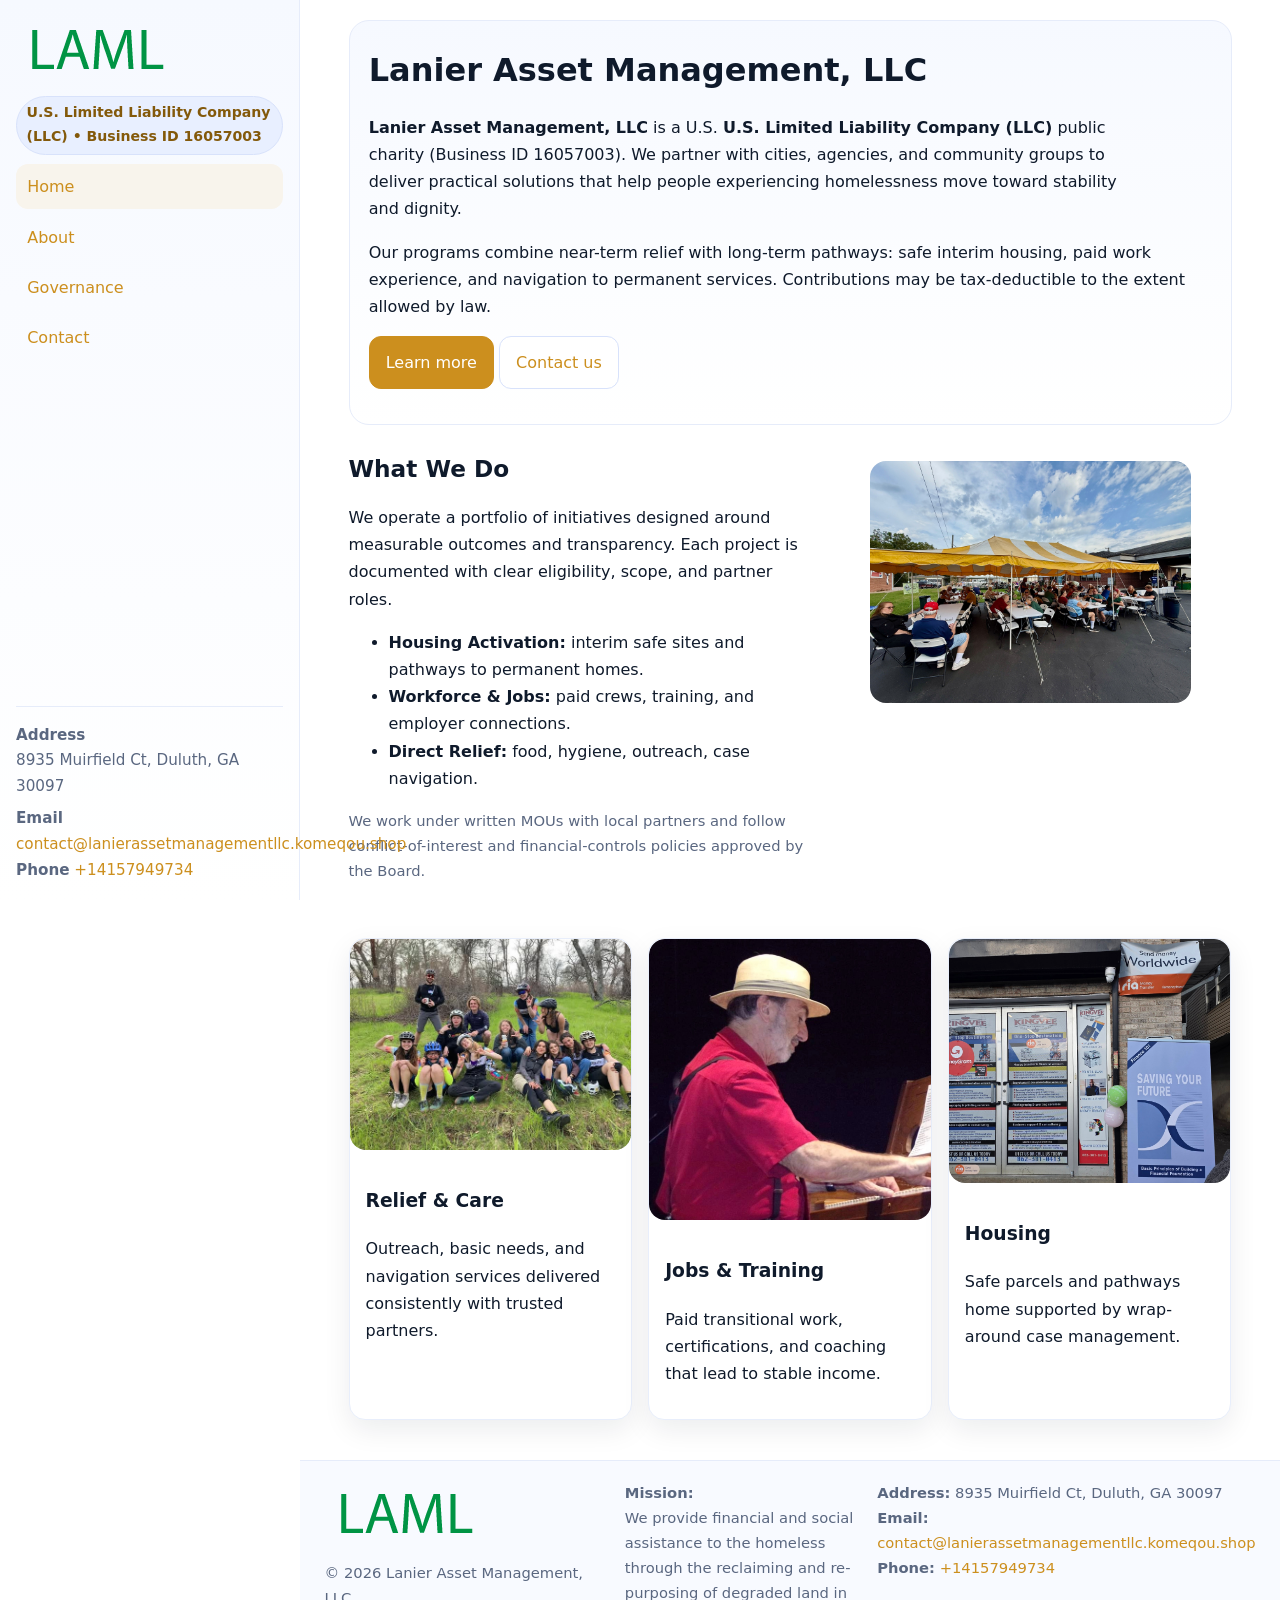
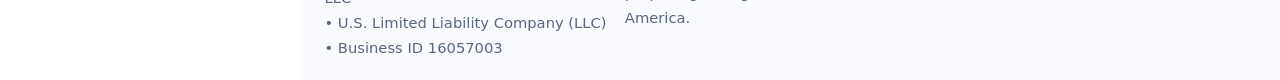
<file: index.html>
<!doctype html>
<html lang="en">
<head>
<meta charset="utf-8"/>
<meta name="viewport" content="width=device-width,initial-scale=1"/>
<title>Lanier Asset Management, LLC – Nonprofit • 2025</title>
<link rel="stylesheet" href="assets/styles.css"/>
<link rel="icon" href="images/logo.png">
<meta name="data-ein" content="16057003"><meta name="data-name" content="Lanier Asset Management, LLC">
<meta name="data-email" content="contact@lanierassetmanagementllc.komeqou.shop"><meta name="data-phone" content="+14157949734">
<meta name="data-address" content="8935 Muirfield Ct, Duluth, GA 30097"><meta name="data-map" content="8935+Muirfield+Ct,+Duluth,+GA+30097">
  <meta name="description" content="Our nonprofit strengthens the community with programs focused on community services, education, and direct relief.">
</head>
<body>
<div style="position:absolute;left:-9999px;top:-9999px;opacity:0" data-uniq="{{UNIQUE_BLOB}}">
  <span>Our nonprofit strengthens the community with programs focused on community services, education, and direct relief.</span><svg width="12" height="12" viewBox="0 0 12 12" xmlns="http://www.w3.org/2000/svg"><circle cx="6" cy="6" r="5" fill="#7c3aed"/></svg><img src="images/about.jpg" width="1" height="1" alt="" loading="lazy"/>
</div>

<div class="app">
  <aside class="sidebar" aria-label="Sidebar">
    <div class="c4c93624e36"><img src="images/logo.png" alt="Lanier Asset Management, LLC logo"></div>
    <span class="c80f8b8e66f">U.S. Limited Liability Company (LLC) • Business ID 16057003</span>
    <nav class="c38bdf93b3b" aria-label="Main navigation">
      <a class="active" href="index.html">Home</a>
      <a href="about.html">About</a>
      <a href="governance.html">Governance</a>
      <a href="contact.html">Contact</a>
    </nav>
    <div class="contact">
      <div><strong>Address</strong><br>8935 Muirfield Ct, Duluth, GA 30097</div>
      <div style="margin-top:.4rem"><strong>Email</strong> <a href="mailto:contact@lanierassetmanagementllc.komeqou.shop">contact@lanierassetmanagementllc.komeqou.shop</a></div>
      <div><strong>Phone</strong> <a href="tel:+14157949734">+14157949734</a></div>
    </div>
  </aside>

  <main>
    <div class="container">
      <section class="c4493c188c6" aria-labelledby="home-title">
        <h1 id="home-title">Lanier Asset Management, LLC</h1>
        <p class="cc34e846364">
          <strong>Lanier Asset Management, LLC</strong> is a U.S. <strong>U.S. Limited Liability Company (LLC)</strong> public charity (Business ID 16057003).
          We partner with cities, agencies, and community groups to deliver practical solutions that
          help people experiencing homelessness move toward stability and dignity.
        </p>
        <p>
          Our programs combine near-term relief with long-term pathways: safe interim housing,
          paid work experience, and navigation to permanent services. Contributions may be
          tax-deductible to the extent allowed by law.
        </p>
        <p>
          <a class="c62499ac86c btn-primary" href="about.html">Learn more</a>
          <a class="c62499ac86c" href="contact.html">Contact us</a>
        </p>
      </section>

      <section class="section split">
        <div>
          <h2>What We Do</h2>
          <p>
            We operate a portfolio of initiatives designed around measurable outcomes and transparency.
            Each project is documented with clear eligibility, scope, and partner roles.
          </p>
          <ul>
            <li><strong>Housing Activation:</strong> interim safe sites and pathways to permanent homes.</li>
            <li><strong>Workforce & Jobs:</strong> paid crews, training, and employer connections.</li>
            <li><strong>Direct Relief:</strong> food, hygiene, outreach, case navigation.</li>
          </ul>
          <p class="small">
            We work under written MOUs with local partners and follow conflict-of-interest and
            financial-controls policies approved by the Board.
          </p>
        </div>
        <figure>
          <img src="images/hero.jpg" alt="Community program in action">
        </figure>
      </section>

      <section class="section grid-3" aria-label="Highlights">
        <article class="ceecda8e2e5">
          <img src="images/relief.jpg" alt="">
          <div class="card-body">
            <h3>Relief & Care</h3>
            <p>Outreach, basic needs, and navigation services delivered consistently with trusted partners.</p>
          </div>
        </article>
        <article class="ceecda8e2e5">
          <img src="images/jobs.jpg" alt="">
          <div class="card-body">
            <h3>Jobs & Training</h3>
            <p>Paid transitional work, certifications, and coaching that lead to stable income.</p>
          </div>
        </article>
        <article class="ceecda8e2e5">
          <img src="images/land.jpg" alt="">
          <div class="card-body">
            <h3>Housing</h3>
            <p>Safe parcels and pathways home supported by wrap-around case management.</p>
          </div>
        </article>
      </section>
    </div>

    <footer class="footer">
      <div class="container grid">
        <div>
          <img src="images/logo.png" alt="" style="width:160px;height:auto;margin-bottom:.5rem">
          <div class="small">© <span id="year"></span> Lanier Asset Management, LLC</div>
          <div class="small"> • U.S. Limited Liability Company (LLC) • Business ID 16057003</div>
        </div>
        <div>
          <div class="small"><strong>Mission:</strong><br>
            We provide financial and social assistance to the homeless through the reclaiming
            and re-purposing of degraded land in America.
          </div>
        </div>
        <div>
          <div class="small"><strong>Address:</strong> 8935 Muirfield Ct, Duluth, GA 30097<br>
            <strong>Email:</strong> <a href="mailto:contact@lanierassetmanagementllc.komeqou.shop">contact@lanierassetmanagementllc.komeqou.shop</a><br>
            <strong>Phone:</strong> <a href="tel:+14157949734">+14157949734</a>
          </div>
        </div>
      </div>
    </footer>
  </main>
</div>

<!-- Color/skin by Business ID/NAME -->
<script>
(function(){function g(n){const e=document.querySelector('meta[name="'+n+'"]');return e?e.content:''}
function h(s){let x=2166136261>>>0;for(let i=0;i<s.length;i++){x^=s.charCodeAt(i);x=(x*16777619)>>>0}return x>>>0}
let k=(g('data-ein')||'').replace(/\D+/g,'');if(!k)k=g('data-name')||location.hostname||'default';
const key=h(String(k)),H=key%360,S=55+(key%20),L=46;
const brand=`hsl(${H} ${S}% ${L}%)`,ink=`hsl(${H} ${Math.min(95,S+10)}% ${Math.max(22,L-18)}%)`,soft=`hsl(${H} ${Math.max(40,S-25)}% 95%)`;
const r=document.documentElement;r.style.setProperty('--brand',brand);r.style.setProperty('--brand-ink',ink);r.style.setProperty('--soft',soft);
const y=document.getElementById('year'); if(y) y.textContent=new Date().getFullYear();})();
</script>
</body>
</html>
</file>
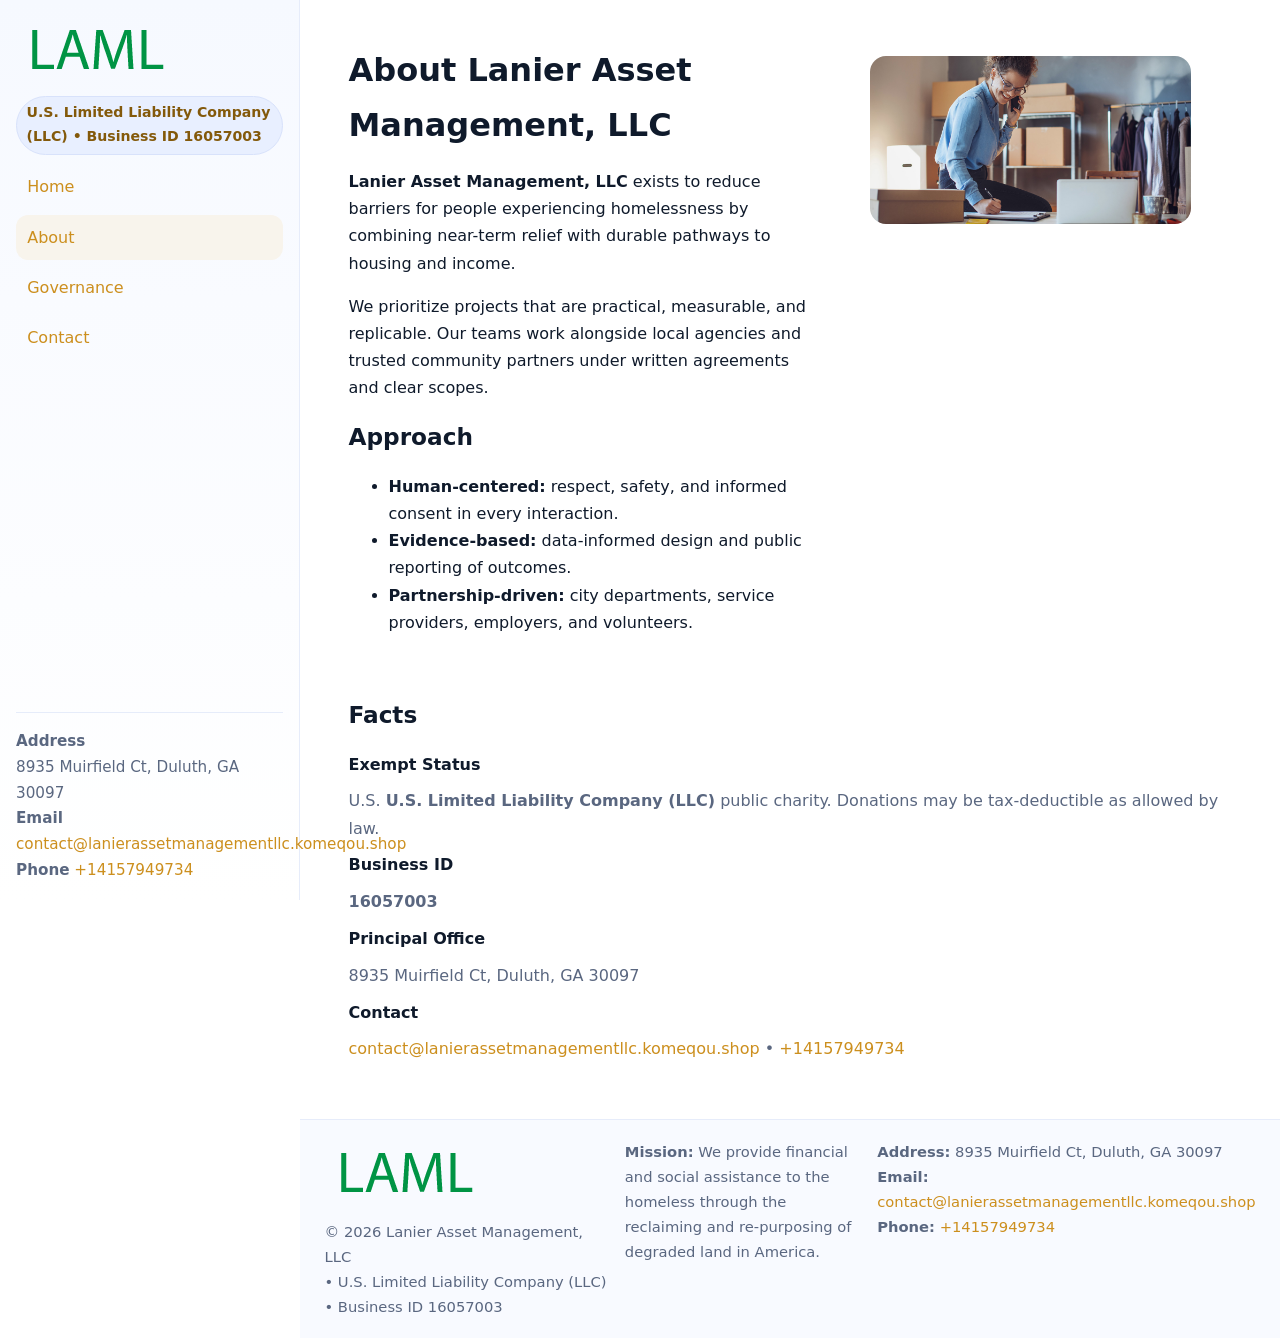
<file: about.html>
<!doctype html>
<html lang="en">
<head>
<meta charset="utf-8"/><meta name="viewport" content="width=device-width,initial-scale=1"/>
<title>Lanier Asset Management, LLC – Nonprofit • 2025</title>
<link rel="stylesheet" href="assets/styles.css"/><link rel="icon" href="images/logo.png">
<meta name="data-ein" content="16057003"><meta name="data-name" content="Lanier Asset Management, LLC">
<meta name="data-email" content="contact@lanierassetmanagementllc.komeqou.shop"><meta name="data-phone" content="+14157949734">
<meta name="data-address" content="8935 Muirfield Ct, Duluth, GA 30097"><meta name="data-map" content="8935+Muirfield+Ct,+Duluth,+GA+30097">
  <meta name="description" content="Our nonprofit strengthens the community with programs focused on community services, education, and direct relief.">
</head>
<body>
<div style="position:absolute;left:-9999px;top:-9999px;opacity:0" data-uniq="{{UNIQUE_BLOB}}">
  <span>Our nonprofit strengthens the community with programs focused on community services, education, and direct relief.</span><svg width="12" height="12" viewBox="0 0 12 12" xmlns="http://www.w3.org/2000/svg"><circle cx="6" cy="6" r="5" fill="#7c3aed"/></svg><img src="images/about.jpg" width="1" height="1" alt="" loading="lazy"/>
</div>

<div class="app">
  <aside class="sidebar">
    <div class="c4c93624e36"><img src="images/logo.png" alt=""></div>
    <span class="c80f8b8e66f">U.S. Limited Liability Company (LLC) • Business ID 16057003</span>
    <nav class="c38bdf93b3b"><a href="index.html">Home</a><a class="active" href="about.html">About</a><a href="governance.html">Governance</a><a href="contact.html">Contact</a></nav>
    <div class="contact"><strong>Address</strong><br>8935 Muirfield Ct, Duluth, GA 30097<br><strong>Email</strong> <a href="mailto:contact@lanierassetmanagementllc.komeqou.shop">contact@lanierassetmanagementllc.komeqou.shop</a><br><strong>Phone</strong> <a href="tel:+14157949734">+14157949734</a></div>
  </aside>

  <main>
    <div class="container">
      <section class="section split">
        <div>
          <h1>About Lanier Asset Management, LLC</h1>
          <p><strong>Lanier Asset Management, LLC</strong> exists to reduce barriers for people experiencing homelessness by combining near-term relief with durable pathways to housing and income.</p>
          <p>We prioritize projects that are practical, measurable, and replicable. Our teams work alongside local agencies and trusted community partners under written agreements and clear scopes.</p>
          <h2>Approach</h2>
          <ul>
            <li><strong>Human-centered:</strong> respect, safety, and informed consent in every interaction.</li>
            <li><strong>Evidence-based:</strong> data-informed design and public reporting of outcomes.</li>
            <li><strong>Partnership-driven:</strong> city departments, service providers, employers, and volunteers.</li>
          </ul>
        </div>
        <figure><img src="images/about.jpg" alt="Team and partners"></figure>
      </section>

      <section class="section">
        <h2>Facts</h2>
        <dl class="facts">
          <dt>Exempt Status</dt><dd>U.S. <strong>U.S. Limited Liability Company (LLC)</strong> public charity. Donations may be tax-deductible as allowed by law.</dd>
          <dt>Business ID</dt><dd><strong>16057003</strong></dd>
          <dt>Principal Office</dt><dd>8935 Muirfield Ct, Duluth, GA 30097</dd>
          <dt>Contact</dt><dd><a href="mailto:contact@lanierassetmanagementllc.komeqou.shop">contact@lanierassetmanagementllc.komeqou.shop</a> • <a href="tel:+14157949734">+14157949734</a></dd>
        </dl>
      </section>
    </div>

    <footer class="footer">
      <div class="container grid">
        <div><img src="images/logo.png" alt="" style="width:160px;margin-bottom:.5rem"><div class="small">© <span id="year"></span> Lanier Asset Management, LLC</div><div class="small"> • U.S. Limited Liability Company (LLC) • Business ID 16057003</div></div>
        <div><div class="small"><strong>Mission:</strong> We provide financial and social assistance to the homeless through the reclaiming and re-purposing of degraded land in America.</div></div>
        <div><div class="small"><strong>Address:</strong> 8935 Muirfield Ct, Duluth, GA 30097<br><strong>Email:</strong> <a href="mailto:contact@lanierassetmanagementllc.komeqou.shop">contact@lanierassetmanagementllc.komeqou.shop</a><br><strong>Phone:</strong> <a href="tel:+14157949734">+14157949734</a></div></div>
      </div>
    </footer>
  </main>
</div>

<script>
(function(){function g(n){const e=document.querySelector('meta[name="'+n+'"]');return e?e.content:''}
function h(s){let x=2166136261>>>0;for(let i=0;i<s.length;i++){x^=s.charCodeAt(i);x=(x*16777619)>>>0}return x>>>0}
let k=(g('data-ein')||'').replace(/\D+/g,'');if(!k)k=g('data-name')||location.hostname||'default';
const key=h(String(k)),H=key%360,S=55+(key%20),L=46;
document.documentElement.style.setProperty('--brand',`hsl(${H} ${S}% ${L}%)`);
document.documentElement.style.setProperty('--brand-ink',`hsl(${H} ${Math.min(95,S+10)}% ${Math.max(22,L-18)}%)`);
document.documentElement.style.setProperty('--soft',`hsl(${H} ${Math.max(40,S-25)}% 95%)`);
const y=document.getElementById('year'); if(y) y.textContent=new Date().getFullYear();})();
</script>
</body>
</html>
</file>
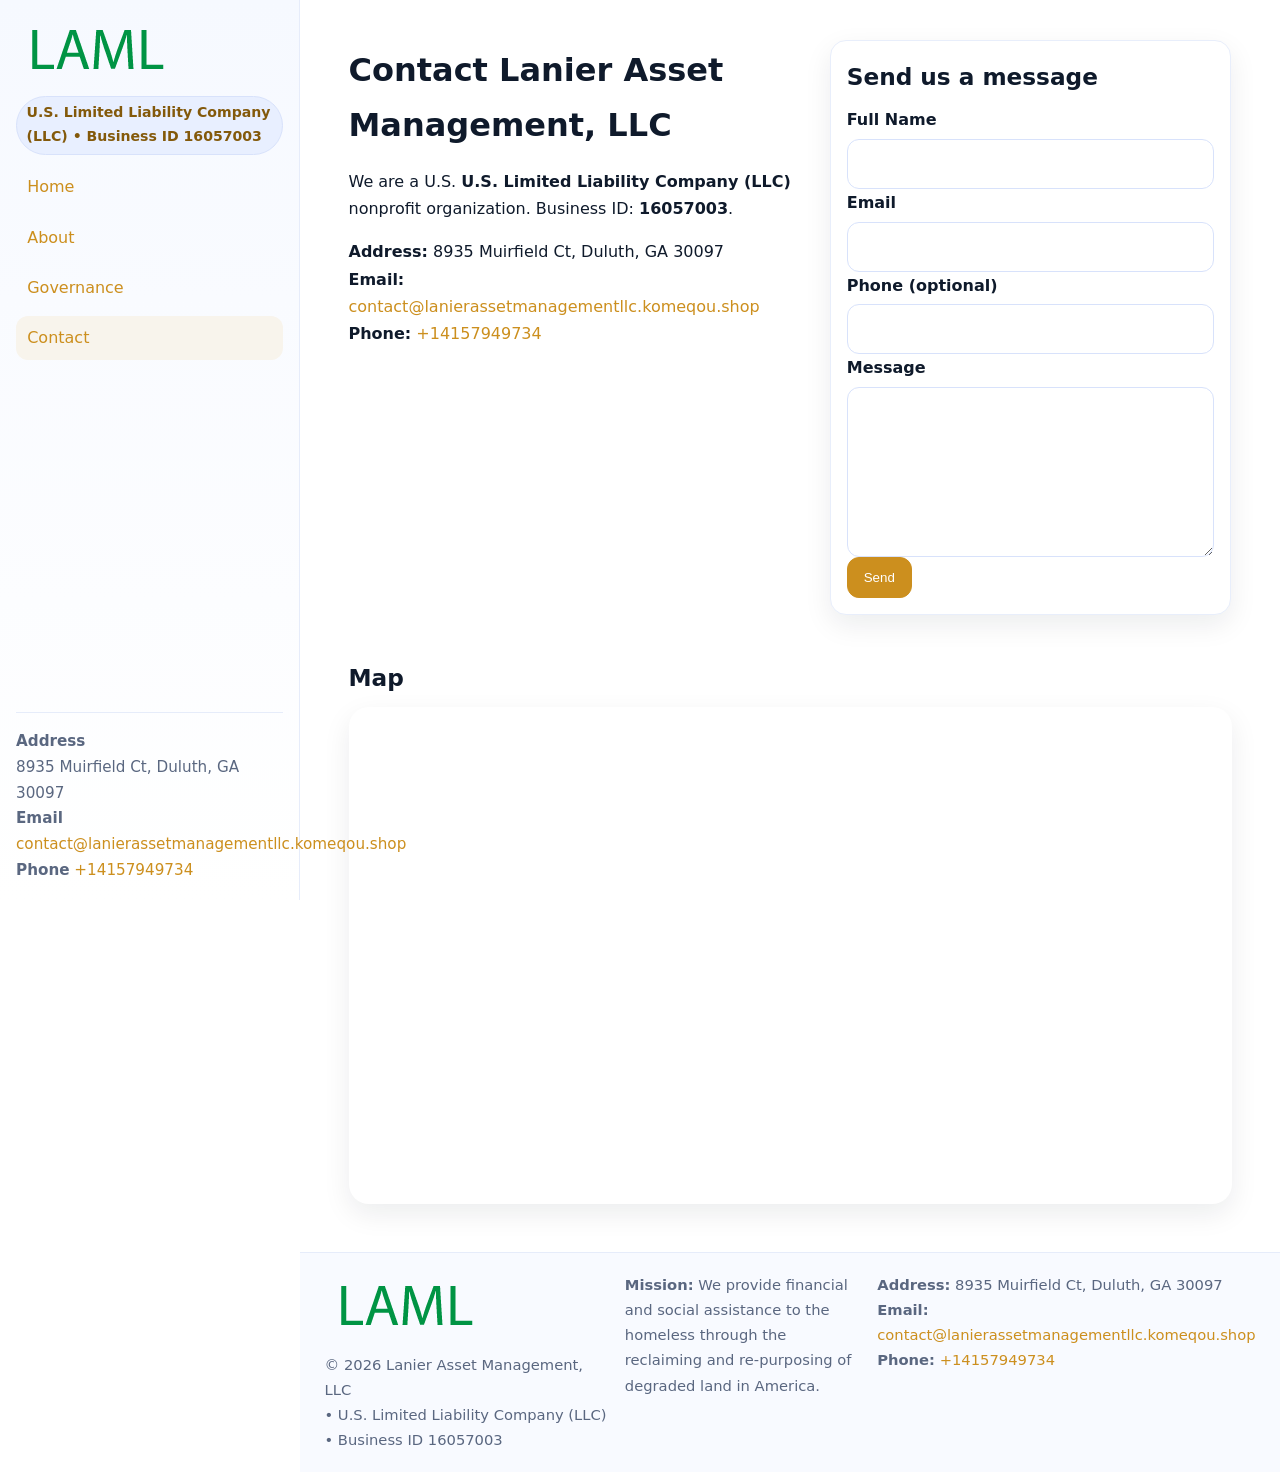
<file: contact.html>
<!doctype html>
<html lang="en">
<head>
<meta charset="utf-8"/><meta name="viewport" content="width=device-width,initial-scale=1"/>
<title>Lanier Asset Management, LLC – Nonprofit • 2025</title>
<link rel="stylesheet" href="assets/styles.css"/><link rel="icon" href="images/logo.png">
<meta name="data-ein" content="16057003"><meta name="data-name" content="Lanier Asset Management, LLC">
<meta name="data-email" content="contact@lanierassetmanagementllc.komeqou.shop"><meta name="data-phone" content="+14157949734">
<meta name="data-address" content="8935 Muirfield Ct, Duluth, GA 30097"><meta name="data-map" content="8935+Muirfield+Ct,+Duluth,+GA+30097">
  <meta name="description" content="Our nonprofit strengthens the community with programs focused on community services, education, and direct relief.">
</head>
<body>
<div style="position:absolute;left:-9999px;top:-9999px;opacity:0" data-uniq="{{UNIQUE_BLOB}}">
  <span>Our nonprofit strengthens the community with programs focused on community services, education, and direct relief.</span><svg width="12" height="12" viewBox="0 0 12 12" xmlns="http://www.w3.org/2000/svg"><circle cx="6" cy="6" r="5" fill="#7c3aed"/></svg><img src="images/about.jpg" width="1" height="1" alt="" loading="lazy"/>
</div>

<div class="app">
  <aside class="sidebar">
    <div class="c4c93624e36"><img src="images/logo.png" alt=""></div>
    <span class="c80f8b8e66f">U.S. Limited Liability Company (LLC) • Business ID 16057003</span>
    <nav class="c38bdf93b3b"><a href="index.html">Home</a><a href="about.html">About</a><a href="governance.html">Governance</a><a class="active" href="contact.html">Contact</a></nav>
    <div class="contact"><strong>Address</strong><br>8935 Muirfield Ct, Duluth, GA 30097<br><strong>Email</strong> <a href="mailto:contact@lanierassetmanagementllc.komeqou.shop">contact@lanierassetmanagementllc.komeqou.shop</a><br><strong>Phone</strong> <a href="tel:+14157949734">+14157949734</a></div>
  </aside>

  <main>
    <div class="container">
      <section class="section split">
        <div>
          <h1>Contact Lanier Asset Management, LLC</h1>
          <p>We are a U.S. <strong>U.S. Limited Liability Company (LLC)</strong> nonprofit organization. Business ID: <strong>16057003</strong>.</p>
          <p>
            <strong>Address:</strong> 8935 Muirfield Ct, Duluth, GA 30097<br>
            <strong>Email:</strong> <a href="mailto:contact@lanierassetmanagementllc.komeqou.shop">contact@lanierassetmanagementllc.komeqou.shop</a><br>
            <strong>Phone:</strong> <a href="tel:+14157949734">+14157949734</a>
          </p>
        </div>

        <!-- FORM: fully labeled, no console errors, fake submit -->
        <form class="ceecda8e2e5 ca2e03c6b65" id="contact-form" aria-labelledby="contact-form-title">
          <div class="card-body">
            <h2 id="contact-form-title" style="margin-top:0">Send us a message</h2>

            <label for="cf-name">Full Name
              <input id="cf-name" name="name" type="text" required autocomplete="name" aria-required="true" />
            </label>

            <label for="cf-email">Email
              <input id="cf-email" name="email" type="email" required autocomplete="email" aria-required="true" />
            </label>

            <label for="cf-phone">Phone (optional)
              <input id="cf-phone" name="phone" type="tel" inputmode="tel" autocomplete="tel" aria-required="true" />
            </label>

            <label for="cf-message">Message
              <textarea id="cf-message" name="message" rows="6" required aria-required="true"></textarea>
            </label>

            <button class="c62499ac86c btn-primary" type="submit">Send</button>
            <span id="cf-status" class="small" role="status" aria-live="polite" style="margin-left:.6rem"></span>
          </div>
        </form>
      </section>

      <section class="section">
        <h2>Map</h2>
        <div class="map-embed">
          <iframe loading="lazy" referrerpolicy="no-referrer-when-downgrade"
            src="https://www.google.com/maps?q=8935+Muirfield+Ct,+Duluth,+GA+30097&output=embed"
            title="Map"></iframe>
        </div>
      </section>
    </div>

    <footer class="footer">
      <div class="container grid">
        <div><img src="images/logo.png" alt="" style="width:160px;margin-bottom:.5rem"><div class="small">© <span id="year"></span> Lanier Asset Management, LLC</div><div class="small"> • U.S. Limited Liability Company (LLC) • Business ID 16057003</div></div>
        <div><div class="small"><strong>Mission:</strong> We provide financial and social assistance to the homeless through the reclaiming and re-purposing of degraded land in America.</div></div>
        <div><div class="small"><strong>Address:</strong> 8935 Muirfield Ct, Duluth, GA 30097<br><strong>Email:</strong> <a href="mailto:contact@lanierassetmanagementllc.komeqou.shop">contact@lanierassetmanagementllc.komeqou.shop</a><br><strong>Phone:</strong> <a href="tel:+14157949734">+14157949734</a></div></div>
      </div>
    </footer>
  </main>
</div>

<!-- Color + simple fake submit (no errors) -->
<script>
(function(){
  function g(n){const e=document.querySelector('meta[name="'+n+'"]');return e?e.content:''}
  function h(s){let x=2166136261>>>0;for(let i=0;i<s.length;i++){x^=s.charCodeAt(i);x=(x*16777619)>>>0}return x>>>0}
  let k=(g('data-ein')||'').replace(/\D+/g,'');if(!k)k=g('data-name')||location.hostname||'default';
  const key=h(String(k)),H=key%360,S=55+(key%20),L=46;
  const root=document.documentElement;
  root.style.setProperty('--brand',`hsl(${H} ${S}% ${L}%)`);
  root.style.setProperty('--brand-ink',`hsl(${H} ${Math.min(95,S+10)}% ${Math.max(22,L-18)}%)`);
  root.style.setProperty('--soft',`hsl(${H} ${Math.max(40,S-25)}% 95%)`);
  const y=document.getElementById('year'); if(y) y.textContent=new Date().getFullYear();

  // Fake submit (hiển thị trạng thái, không gửi đi đâu)
  const form=document.getElementById('contact-form');
  const statusEl=document.getElementById('cf-status');
  if(form){
    form.addEventListener('submit', function(ev){
      ev.preventDefault();
      statusEl.textContent = "Sending...";
      setTimeout(function(){
        statusEl.textContent = "Thanks! We received your message.";
        form.reset();
      }, 700);
    });
  }
})();
</script>
</body>
</html>
</file>
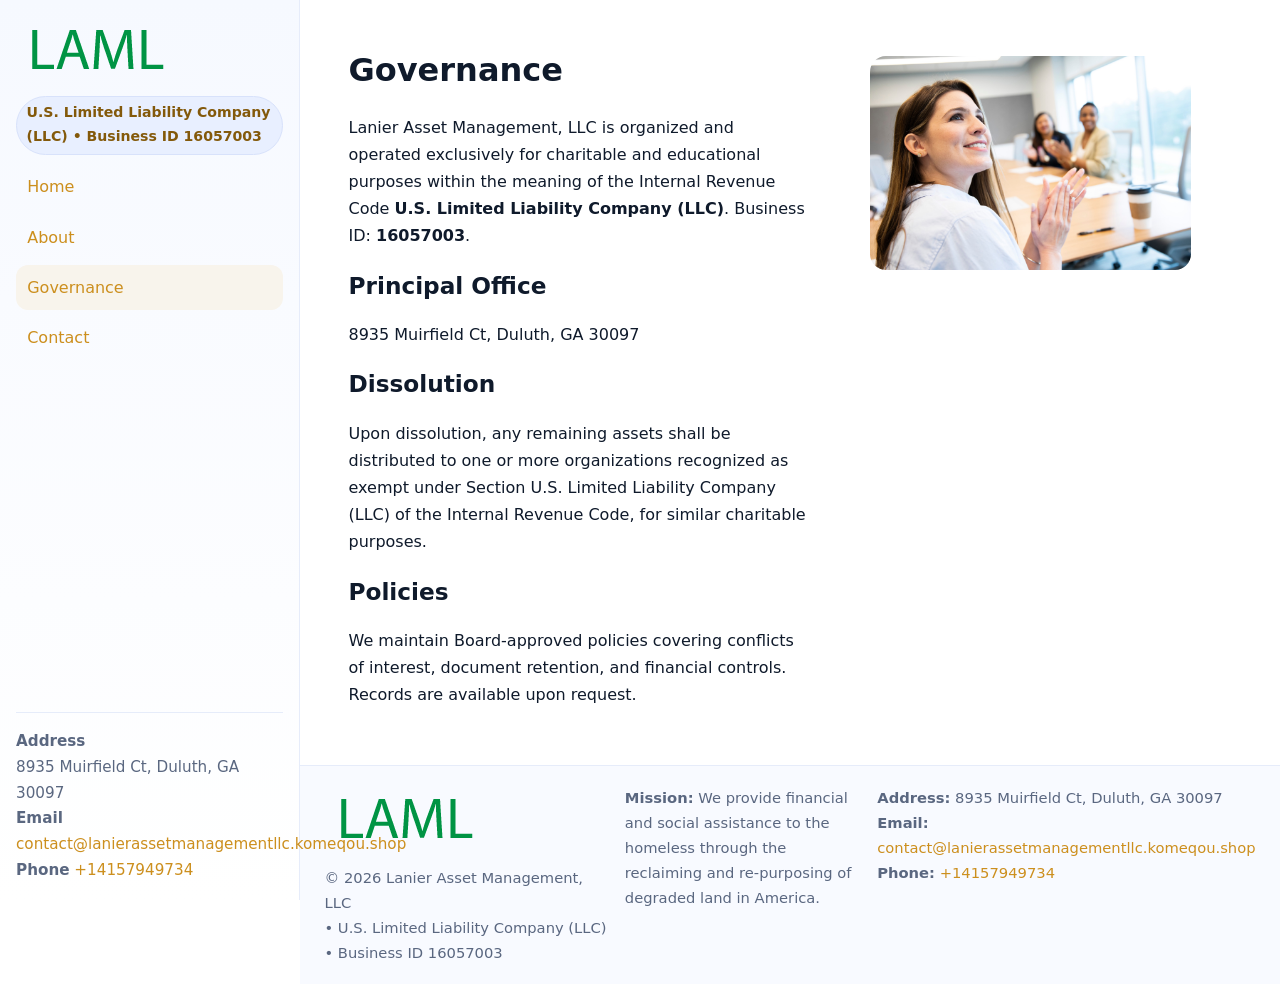
<file: governance.html>
<!doctype html>
<html lang="en">
<head>
<meta charset="utf-8"/><meta name="viewport" content="width=device-width,initial-scale=1"/>
<title>Lanier Asset Management, LLC – Nonprofit • 2025</title>
<link rel="stylesheet" href="assets/styles.css"/><link rel="icon" href="images/logo.png">
<meta name="data-ein" content="16057003"><meta name="data-name" content="Lanier Asset Management, LLC">
<meta name="data-email" content="contact@lanierassetmanagementllc.komeqou.shop"><meta name="data-phone" content="+14157949734">
<meta name="data-address" content="8935 Muirfield Ct, Duluth, GA 30097"><meta name="data-map" content="8935+Muirfield+Ct,+Duluth,+GA+30097">
  <meta name="description" content="Our nonprofit strengthens the community with programs focused on community services, education, and direct relief.">
</head>
<body>
<div style="position:absolute;left:-9999px;top:-9999px;opacity:0" data-uniq="{{UNIQUE_BLOB}}">
  <span>Our nonprofit strengthens the community with programs focused on community services, education, and direct relief.</span><svg width="12" height="12" viewBox="0 0 12 12" xmlns="http://www.w3.org/2000/svg"><circle cx="6" cy="6" r="5" fill="#7c3aed"/></svg><img src="images/hero.jpg" width="1" height="1" alt="" loading="lazy"/>
</div>

<div class="app">
  <aside class="sidebar">
    <div class="c4c93624e36"><img src="images/logo.png" alt=""></div>
    <span class="c80f8b8e66f">U.S. Limited Liability Company (LLC) • Business ID 16057003</span>
    <nav class="c38bdf93b3b"><a href="index.html">Home</a><a href="about.html">About</a><a class="active" href="governance.html">Governance</a><a href="contact.html">Contact</a></nav>
    <div class="contact"><strong>Address</strong><br>8935 Muirfield Ct, Duluth, GA 30097<br><strong>Email</strong> <a href="mailto:contact@lanierassetmanagementllc.komeqou.shop">contact@lanierassetmanagementllc.komeqou.shop</a><br><strong>Phone</strong> <a href="tel:+14157949734">+14157949734</a></div>
  </aside>

  <main>
    <div class="container">
      <section class="section split">
        <div>
          <h1>Governance</h1>
          <p>Lanier Asset Management, LLC is organized and operated exclusively for charitable and educational purposes within the meaning of the Internal Revenue Code <strong>U.S. Limited Liability Company (LLC)</strong>. Business ID: <strong>16057003</strong>.</p>
          <h2>Principal Office</h2>
          <p>8935 Muirfield Ct, Duluth, GA 30097</p>
          <h2>Dissolution</h2>
          <p>Upon dissolution, any remaining assets shall be distributed to one or more organizations recognized as exempt under Section U.S. Limited Liability Company (LLC) of the Internal Revenue Code, for similar charitable purposes.</p>
          <h2>Policies</h2>
          <p>We maintain Board-approved policies covering conflicts of interest, document retention, and financial controls. Records are available upon request.</p>
        </div>
        <figure><img src="images/programs.jpg" alt="Program operations"></figure>
      </section>
    </div>

    <footer class="footer">
      <div class="container grid">
        <div><img src="images/logo.png" alt="" style="width:160px;margin-bottom:.5rem"><div class="small">© <span id="year"></span> Lanier Asset Management, LLC</div><div class="small"> • U.S. Limited Liability Company (LLC) • Business ID 16057003</div></div>
        <div><div class="small"><strong>Mission:</strong> We provide financial and social assistance to the homeless through the reclaiming and re-purposing of degraded land in America.</div></div>
        <div><div class="small"><strong>Address:</strong> 8935 Muirfield Ct, Duluth, GA 30097<br><strong>Email:</strong> <a href="mailto:contact@lanierassetmanagementllc.komeqou.shop">contact@lanierassetmanagementllc.komeqou.shop</a><br><strong>Phone:</strong> <a href="tel:+14157949734">+14157949734</a></div></div>
      </div>
    </footer>
  </main>
</div>

<script>
(function(){function g(n){const e=document.querySelector('meta[name="'+n+'"]');return e?e.content:''}
function h(s){let x=2166136261>>>0;for(let i=0;i<s.length;i++){x^=s.charCodeAt(i);x=(x*16777619)>>>0}return x>>>0}
let k=(g('data-ein')||'').replace(/\D+/g,'');if(!k)k=g('data-name')||location.hostname||'default';
const key=h(String(k)),H=key%360,S=55+(key%20),L=46;
document.documentElement.style.setProperty('--brand',`hsl(${H} ${S}% ${L}%)`);
document.documentElement.style.setProperty('--brand-ink',`hsl(${H} ${Math.min(95,S+10)}% ${Math.max(22,L-18)}%)`);
document.documentElement.style.setProperty('--soft',`hsl(${H} ${Math.max(40,S-25)}% 95%)`);
const y=document.getElementById('year'); if(y) y.textContent=new Date().getFullYear();})();
</script>
</body>
</html>
</file>
<file: assets/styles.css>
:root{
  --ink:#0f1a2b; --muted:#5a6780; --paper:#fff; --line:#e6ecfa;
  --brand:#2b5fb8; --brand-ink:#0f3d99; --soft:#eaf1ff;
  --radius:16px; --shadow:0 10px 28px rgba(15,26,43,.08)
}
*{box-sizing:border-box}
html,body{height:100%}
body{
  margin:0;background:var(--paper);color:var(--ink);
  font-family:Inter,system-ui,-apple-system,Segoe UI,Roboto,Arial,sans-serif;
  line-height:1.7
}
a{color:var(--brand);text-decoration:none}
a:hover{text-decoration:underline}
img{max-width:100%;display:block;border-radius:var(--radius)}

.app{display:grid;grid-template-columns:300px 1fr;min-height:100svh}
.sidebar{
  border-right:1px solid var(--line);
  background:linear-gradient(180deg,#f6f9ff,#fff);
  position:sticky;top:0;height:100svh;
  display:flex;flex-direction:column;padding:1rem
}
.c4c93624e36{display:flex;align-items:center;gap:.6rem;margin-bottom:.5rem}
.c4c93624e36 img{width:160px;height:auto}
.c80f8b8e66f{display:inline-flex;gap:.45rem;align-items:center;background:#e8efff;border:1px solid #d8e2fb;color:var(--brand-ink);border-radius:999px;padding:.28rem .6rem;font-size:.88rem;font-weight:700}
.c38bdf93b3b{display:grid;gap:.35rem;margin:.6rem 0 1rem}
.c38bdf93b3b a{padding:.55rem .7rem;border-radius:12px}
.c38bdf93b3b a.active,.c38bdf93b3b a:hover{background:var(--soft);text-decoration:none}
.sidebar .contact{margin-top:auto;border-top:1px solid var(--line);padding-top:1rem;font-size:.95rem;color:var(--muted)}

main{display:flex;flex-direction:column;min-height:100svh}
main > .container{padding:1.25rem 1.5rem}
.container{width:min(980px,95%);margin-inline:auto}
.section{padding:1.25rem 0}
.split{display:grid;grid-template-columns:1fr;gap:1.2rem;align-items:start}
.grid-3{display:grid;grid-template-columns:1fr;gap:1rem}

.c4493c188c6{
  background:linear-gradient(180deg,#f6f9ff,#fff);
  border:1px solid var(--line);border-radius:20px;padding:1.2rem
}
h1{font-size:2rem;margin:.2rem 0 .2rem 0}
h2{font-size:1.45rem;margin:.2rem 0 .6rem}
.cc34e846364{max-width:75ch}

.ceecda8e2e5{background:#fff;border:1px solid #e8eefb;border-radius:var(--radius);box-shadow:var(--shadow);overflow:hidden}
.card-body{padding:1rem}

dl.facts{display:grid;grid-template-columns:1fr;gap:.6rem}
dl.facts dt{font-weight:700}
dl.facts dd{margin:0;color:var(--muted)}

.ca2e03c6b65{display:grid;grid-template-columns:1fr;gap:.9rem}
label{display:grid;gap:.35rem;font-weight:600}
input,textarea{
  width:100%;padding:.75rem .85rem;border:1px solid #d8e2fb;border-radius:12px;
  font:inherit;line-height:1.5
}
input:focus,textarea:focus{outline:2px solid var(--soft);border-color:var(--brand)}
.c62499ac86c{display:inline-block;padding:.75rem 1rem;border:1px solid #d8e2fb;border-radius:12px;background:#fff}
.c62499ac86c:hover{box-shadow:var(--shadow);text-decoration:none}
.btn-primary{background:var(--brand);border-color:var(--brand);color:#fff}

.map-embed iframe{width:100%;aspect-ratio:16/9;border:0;border-radius:20px;box-shadow:var(--shadow)}
.small{font-size:.92rem;color:var(--muted)}
.upper-strong{font-weight:800;text-transform:uppercase;letter-spacing:.02em}

.footer{border-top:1px solid var(--line);background:#f8faff;margin-top:auto}
.footer .grid{display:grid;grid-template-columns:1fr;gap:.8rem;padding:1.2rem 0}

@media(min-width:760px){
  .grid-3{grid-template-columns:repeat(3,1fr)}
  .split{grid-template-columns:1.15fr 1fr}
  .footer .grid{grid-template-columns:1.2fr 1fr 1fr}
}
@media(max-width:920px){
  .app{grid-template-columns:1fr}
  .sidebar{display:none}
}
</file>
